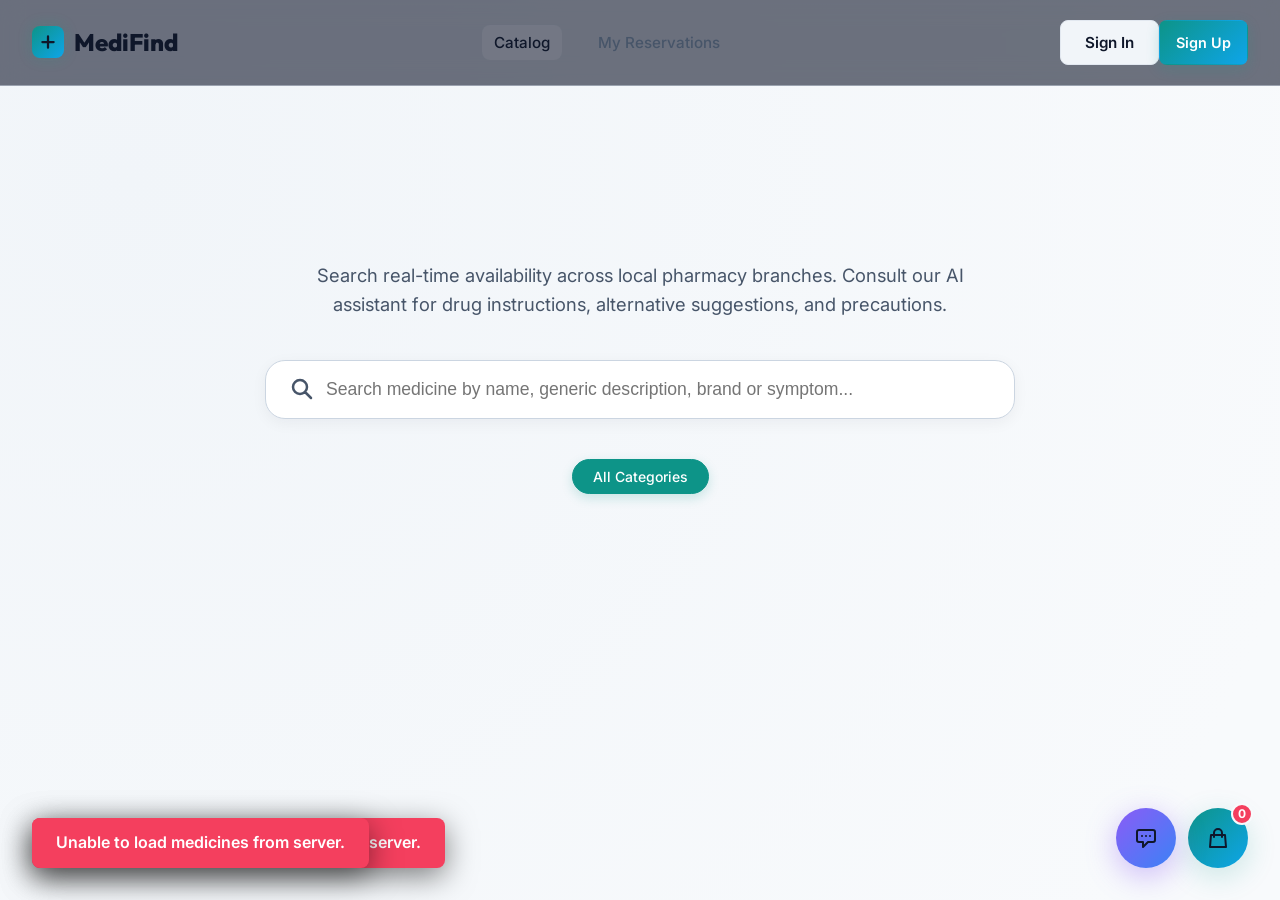
<file: src/main/resources/static/index.html>
<!DOCTYPE html>
<html lang="en">
<head>
    <meta charset="UTF-8">
    <meta name="viewport" content="width=device-width, initial-scale=1.0">
    <title>MediFind - Smart Pharmacy Reservation & AI Assistant</title>
    <meta name="description" content="Locate medicines in real-time, check branch stock levels, make reservations, and consult our AI medical assistant.">
    <link rel="stylesheet" href="css/styles.css">
    <script src="https://code.jquery.com/jquery-3.7.1.min.js"></script>
</head>
<body>

    <!-- Navigation Bar -->
    <nav class="navbar animate-fade">
        <div class="brand">
            <div class="brand-icon">
                <svg xmlns="http://www.w3.org/2000/svg" width="18" height="18" fill="none" viewBox="0 0 24 24" stroke="currentColor" stroke-width="3">
                    <path stroke-linecap="round" stroke-linejoin="round" d="M12 4.5v15m7.5-7.5h-15" />
                </svg>
            </div>
            <span>MediFind</span>
        </div>
        <ul class="nav-links">
            <li><a class="nav-link active" onclick="showSection('catalog')">Catalog</a></li>
            <li><a class="nav-link" onclick="showSection('reservations')">My Reservations</a></li>
            <li><a class="nav-link" href="dashboard.html" id="nav-dashboard-link" style="display: none;">Internal Dashboard</a></li>
        </ul>
        <div class="nav-actions">
            <div id="user-display" style="display: none; align-items: center; gap: 10px;">
                <span id="user-greeting" style="font-size: 0.9rem; font-weight: 500; color: var(--text-secondary);">Welcome, Customer</span>
                <button class="btn btn-secondary" onclick="handleLogout()" style="padding: 0.4rem 0.8rem; font-size: 0.8rem;">Logout</button>
            </div>
            <div id="auth-buttons">
                <button class="btn btn-secondary" onclick="openModal('login-modal')">Sign In</button>
                <button class="btn btn-primary" onclick="openModal('signup-modal')" style="padding: 0.5rem 1rem; font-size: 0.9rem;">Sign Up</button>
            </div>
        </div>
    </nav>

    <!-- Main View Content -->
    <main class="container animate-fade">

        <!-- Login View Section -->
        <section id="login-section" style="display: none; max-width: 400px; margin: 4rem auto;">
            <div class="glass-card" style="padding: 2rem; text-align: center;">
                <div class="brand-icon" style="margin: 0 auto 1.5rem; width: 48px; height: 48px;">
                    <svg xmlns="http://www.w3.org/2000/svg" width="24" height="24" fill="none" viewBox="0 0 24 24" stroke="white" stroke-width="3">
                        <path stroke-linecap="round" stroke-linejoin="round" d="M12 4.5v15m7.5-7.5h-15" />
                    </svg>
                </div>
                <h2 style="margin-bottom: 0.5rem;">Welcome Back</h2>
                <p style="color: var(--text-secondary); margin-bottom: 2rem;">Sign in to access your reservations.</p>
                
                <div class="form-group" style="text-align: left;">
                    <label class="form-label" for="page-login-email">Email Address</label>
                    <input type="email" class="form-control" id="page-login-email" placeholder="customer@medifind.com">
                </div>
                <div class="form-group" style="text-align: left;">
                    <label class="form-label" for="page-login-password">Password</label>
                    <input type="password" class="form-control" id="page-login-password" value="password123" onkeydown="if(event.key==='Enter') handlePageLogin()">
                </div>
                <button class="btn btn-primary" onclick="handlePageLogin()" style="width: 100%; margin-top: 1rem;">Sign In</button>
                <div style="margin-top: 1.5rem; font-size: 0.85rem; color: var(--text-secondary);">
                    Don't have an account? <a href="#" onclick="showSection('signup')" style="font-weight: 600;">Sign Up</a>
                </div>
            </div>
        </section>

        <!-- Catalog View Section -->
        <section id="catalog-section">
            <!-- Hero Area -->
            <div class="hero">
                <h1>Find & Reserve Your Medicines Instantly</h1>
                <p>Search real-time availability across local pharmacy branches. Consult our AI assistant for drug instructions, alternative suggestions, and precautions.</p>
                
                <!-- Search Box -->
                <div class="search-wrapper">
                    <div class="search-input-container">
                        <svg xmlns="http://www.w3.org/2000/svg" fill="none" viewBox="0 0 24 24" stroke="currentColor">
                            <path stroke-linecap="round" stroke-linejoin="round" stroke-width="2.5" d="M21 21l-6-6m2-5a7 7 0 11-14 0 7 7 0 0114 0z" />
                        </svg>
                        <input type="text" id="catalog-search" placeholder="Search medicine by name, generic description, brand or symptom..." onkeyup="filterMedicines()">
                    </div>
                </div>

                <!-- Categories -->
                <div class="categories-tabs" id="category-tabs">
                    <button class="tab-btn active" onclick="selectCategory('ALL')">All Categories</button>
                    <!-- Will be dynamic -->
                </div>
            </div>

            <!-- Medicine Catalog Grid -->
            <div class="grid-catalog" id="medicine-grid">
                <!-- Dynamically generated card list -->
            </div>
        </section>

        <!-- Customer Reservations View Section -->
        <section id="reservations-section" style="display: none;">
            <div style="margin-bottom: 2rem; display: flex; justify-content: space-between; align-items: center;">
                <div>
                    <h2 style="font-size: 2rem;">My Reservations</h2>
                    <p style="color: var(--text-secondary); font-size: 0.9rem;">Track your prescription reserves, pickups, and status updates.</p>
                </div>
                <button class="btn btn-primary" onclick="showSection('catalog')">
                    <svg xmlns="http://www.w3.org/2000/svg" width="16" height="16" fill="none" viewBox="0 0 24 24" stroke="currentColor" stroke-width="2">
                        <path stroke-linecap="round" stroke-linejoin="round" d="M12 4.5v15m7.5-7.5h-15" />
                    </svg> Reserve More
                </button>
            </div>
            
            <div class="glass-card" style="padding: 1.5rem;">
                <div class="table-container">
                    <table>
                        <thead>
                            <tr>
                                <th>Reservation ID</th>
                                <th>Branch Location</th>
                                <th>Reservation Date</th>
                                <th>Scheduled Pickup</th>
                                <th>Items Reserved</th>
                                <th>Status</th>
                                <th>Notes</th>
                                <th>Actions</th>
                            </tr>
                        </thead>
                        <tbody id="customer-reservations-table">
                            <!-- Dynamic items -->
                        </tbody>
                    </table>
                </div>
            </div>
        </section>

    </main>

    <!-- Floating Cart Icon -->
    <div class="cart-floating" onclick="toggleDrawer('cart-drawer-backdrop')" id="cart-float-btn">
        <svg xmlns="http://www.w3.org/2000/svg" width="24" height="24" fill="none" viewBox="0 0 24 24" stroke="currentColor" stroke-width="2">
            <path stroke-linecap="round" stroke-linejoin="round" d="M16 11V7a4 4 0 00-8 0v4M5 9h14l1 12H4L5 9z" />
        </svg>
        <span class="cart-count" id="cart-badge-count">0</span>
    </div>

    <!-- Floating AI Copilot Chat Toggle -->
    <div class="cart-floating" onclick="toggleAiChat()" id="ai-toggle-btn" style="right: 6.5rem; background: linear-gradient(135deg, #8b5cf6, #3b82f6); box-shadow: 0 8px 30px rgba(139, 92, 246, 0.4);">
        <svg xmlns="http://www.w3.org/2000/svg" width="24" height="24" fill="none" viewBox="0 0 24 24" stroke="currentColor" stroke-width="2">
            <path stroke-linecap="round" stroke-linejoin="round" d="M8 10h.01M12 10h.01M16 10h.01M9 16H5a2 2 0 01-2-2V6a2 2 0 012-2h14a2 2 0 012 2v8a2 2 0 01-2 2h-5l-5 5v-5z" />
        </svg>
    </div>

    <!-- AI Chat Window -->
    <div class="ai-chatbot glass-card" id="ai-chat-window">
        <div class="chat-header">
            <div class="chat-bot-info">
                <div class="chat-bot-avatar">
                    <svg xmlns="http://www.w3.org/2000/svg" width="18" height="18" fill="none" viewBox="0 0 24 24" stroke="white" stroke-width="2.5">
                        <path stroke-linecap="round" stroke-linejoin="round" d="M9.813 15.904L9 21m0 0l-.813-5.096M9 21h3m-3.34-5.096a5.002 5.002 0 01-.16-9.808m.16 9.808a5.002 5.002 0 009.68 0m-9.68 0a5.002 5.002 0 01-2.245-2.246M12 3v3m0 0L9.813 4.096M12 6l2.187-1.904m-9.68 9.68a5.002 5.002 0 002.246-2.246m0 0a5.002 5.002 0 012.245-2.245m-2.245 2.245A5.002 5.002 0 0012 15a5.002 5.002 0 004.49-2.754m-4.49 2.754V12m0 0a5.002 5.002 0 01-2.245-2.245m2.245 2.245a5.002 5.002 0 002.245-2.245" />
                    </svg>
                </div>
                <div>
                    <h3 class="chat-title">MediFind Copilot</h3>
                    <span class="chat-status">Powered by Spring AI</span>
                </div>
            </div>
            <button class="close-btn" onclick="toggleAiChat()" style="color: white;">&times;</button>
        </div>
        <div class="chat-body" id="chat-messages">
            <div class="chat-msg msg-bot">
                Hello! I am your AI clinical assistant. How can I help you today?
                <div class="chat-suggested">
                    <span class="suggested-pill" onclick="sendSuggestedChat('What is Amoxicillin used for?')">Amoxicillin Uses</span>
                    <span class="suggested-pill" onclick="sendSuggestedChat('Compare Brand vs Generic medicines')">Generic vs Brand</span>
                    <span class="suggested-pill" onclick="sendSuggestedChat('Are there interactions with Metformin?')">Metformin Risks</span>
                </div>
            </div>
        </div>
        <div class="chat-footer">
            <input type="text" id="chat-input" placeholder="Type a clinical query..." onkeydown="if(event.key==='Enter') sendChatMessage()">
            <button class="btn btn-primary" onclick="sendChatMessage()" style="padding: 0.5rem 0.8rem;">
                <svg xmlns="http://www.w3.org/2000/svg" width="16" height="16" fill="none" viewBox="0 0 24 24" stroke="currentColor" stroke-width="2">
                    <path stroke-linecap="round" stroke-linejoin="round" d="M14 5l7 7m0 0l-7 7m7-7H3" />
                </svg>
            </button>
        </div>
    </div>

    <!-- DRAWERS (Availability and Cart) -->
    <!-- Drawer: Medicine Availability Checker -->
    <div class="drawer-backdrop" id="availability-drawer-backdrop" onclick="closeDrawer('availability-drawer-backdrop')">
        <div class="drawer" onclick="event.stopPropagation()">
            <div class="drawer-header">
                <div>
                    <span class="med-category" id="drawer-med-category">Category</span>
                    <h2 id="drawer-med-name">Medicine Name</h2>
                    <p style="color: var(--text-secondary); font-size: 0.85rem;" id="drawer-med-generic">Generic Name</p>
                </div>
                <button class="close-btn" onclick="closeDrawer('availability-drawer-backdrop')">&times;</button>
            </div>
            
            <div class="glass-card" style="padding: 1rem; margin-bottom: 1.5rem;">
                <h4 style="font-size: 0.95rem; margin-bottom: 4px;">Description</h4>
                <p style="color: var(--text-secondary); font-size: 0.85rem; line-height: 1.5;" id="drawer-med-description">Description goes here...</p>
                <div style="display: flex; gap: 8px; margin-top: 10px; flex-wrap: wrap;">
                    <span class="badge badge-info" id="drawer-med-strength">Strength</span>
                    <span class="badge badge-info" id="drawer-med-form">Dosage Form</span>
                    <span class="badge badge-danger" id="drawer-med-rx" style="display: none;">Rx Required</span>
                </div>
            </div>

            <h3 style="font-size: 1.1rem; border-bottom: 1px solid var(--glass-border); padding-bottom: 0.5rem;">Stock Availability by Branch</h3>
            
            <div class="branch-list" id="drawer-branches-stock">
                <!-- Branches with availability will list here -->
            </div>
        </div>
    </div>

    <!-- Drawer: Reservation Cart & Checkout -->
    <div class="drawer-backdrop" id="cart-drawer-backdrop" onclick="toggleDrawer('cart-drawer-backdrop')">
        <div class="drawer" onclick="event.stopPropagation()">
            <div class="drawer-header">
                <h2>Reservation Cart</h2>
                <button class="close-btn" onclick="closeDrawer('cart-drawer-backdrop')">&times;</button>
            </div>
            
            <div style="flex: 1; overflow-y: auto;" id="cart-items-container">
                <!-- Cart items dynamically rendered -->
            </div>

            <div style="border-top: 1px solid var(--glass-border); padding-top: 1.5rem; margin-top: auto;">
                <div class="form-group">
                    <!-- Pharmacy Branch -->
                    <div class="form-group">
                        <label class="form-label" for="reservation-branch">Pharmacy Branch</label>
                        <select class="form-control" id="reservation-branch" required>
                            <option value="">Select Pharmacy Branch</option>
                        </select>
                    </div>
                    <label class="form-label" for="checkout-pickup">Scheduled Pickup Date & Time</label>
                    <input type="datetime-local" class="form-control" id="checkout-pickup" required>
                </div>
                <div class="form-group">
                    <label class="form-label" for="checkout-notes">Special Instructions / Prescription Note</label>
                    <textarea class="form-control" id="checkout-notes" rows="3" placeholder="Enter details or upload note..."></textarea>
                </div>
                <div style="display: flex; justify-content: space-between; align-items: center; margin-bottom: 1.5rem;">
                    <span style="font-weight: 600; color: var(--text-secondary);">Total Items</span>
                    <span style="font-size: 1.25rem; font-weight: 700; color: beige;" id="cart-total-qty">0 Items</span>
                </div>
                <button class="btn btn-primary" onclick="submitReservation()" style="width: 100%;">Confirm Reserve & Notify Branch</button>
            </div>
        </div>
    </div>

    <!-- MODALS -->
    <!-- Modal: Sign In -->
    <div class="modal-backdrop" id="login-modal">
        <div class="modal glass-card">
            <div class="modal-header">
                <h2>Sign In to MediFind</h2>
                <button class="close-btn" onclick="closeModal('login-modal')">&times;</button>
            </div>
            <div class="form-group">
                <label class="form-label" for="login-email">Email Address</label>
                <input type="email" class="form-control" id="login-email" placeholder="customer@medifind.com">
            </div>
            <div class="form-group">
                <label class="form-label" for="login-password">Password</label>
                <input type="password" class="form-control" id="login-password" value="password123" onkeydown="if(event.key==='Enter') handleLogin()">
            </div>
            <div class="modal-actions">
                <button class="btn btn-secondary" onclick="closeModal('login-modal')">Cancel</button>
                <button class="btn btn-primary" onclick="handleLogin()">Sign In</button>
            </div>
            <div style="margin-top: 1.25rem; font-size: 0.85rem; color: var(--text-secondary); text-align: center;">
                Don't have an account? <a href="javascript:void(0)" onclick="closeModal('login-modal'); openModal('signup-modal')" style="font-weight: 600; color: var(--secondary);">Create one</a>
            </div>
        </div>
    </div>

    <!-- Modal: Sign Up -->
    <div class="modal-backdrop" id="signup-modal">
        <div class="modal glass-card">
            <div class="modal-header">
                <h2>Create Account</h2>
                <button class="close-btn" onclick="closeModal('signup-modal')">&times;</button>
            </div>
            <div class="form-group">
                <label class="form-label" for="signup-name">Full Name</label>
                <input type="text" class="form-control" id="signup-name" placeholder="John Doe">
            </div>
            <div class="form-group">
                <label class="form-label" for="signup-email">Email Address</label>
                <input type="email" class="form-control" id="signup-email" placeholder="john.doe@example.com">
            </div>
            <div class="form-group">
                <label class="form-label" for="signup-phone">Phone Number</label>
                <input type="text" class="form-control" id="signup-phone" placeholder="0771234567">
            </div>
            <div class="form-group">
                <label class="form-label" for="signup-password">Password</label>
                <input type="password" class="form-control" id="signup-password" placeholder="Create secure password" onkeydown="if(event.key==='Enter') handleSignup()">
            </div>
            <div class="modal-actions">
                <button class="btn btn-secondary" onclick="closeModal('signup-modal')">Cancel</button>
                <button class="btn btn-primary" onclick="handleSignup()">Register</button>
            </div>
            <div style="margin-top: 1.25rem; font-size: 0.85rem; color: var(--text-secondary); text-align: center;">
                Already have an account? <a href="javascript:void(0)" onclick="closeModal('signup-modal'); openModal('login-modal')" style="font-weight: 600; color: var(--secondary);">Sign In</a>
            </div>
        </div>
    </div>

    <!-- Modal: Receipt / Success Details -->
    <div class="modal-backdrop" id="receipt-modal">

        <div class="modal glass-card" style="text-align: center;">
            <div style="color: var(--accent-emerald); font-size: 3.5rem; margin-bottom: 1rem;">
                <svg xmlns="http://www.w3.org/2000/svg" width="64" height="64" fill="none" viewBox="0 0 24 24" stroke="currentColor" stroke-width="2" style="margin: 0 auto;">
                    <path stroke-linecap="round" stroke-linejoin="round" d="M9 12l2 2 4-4m6 2a9 9 0 11-18 0 9 9 0 0118 0z" />
                </svg>
            </div>
            <h2 style="font-size: 1.75rem; margin-bottom: 0.5rem;">Reservation Confirmed!</h2>
            <p style="color: var(--text-secondary); margin-bottom: 1.5rem;">Your reservation request has been transmitted. The branch staff will verify stock and prepare your order.</p>
            
            <div class="glass-card" style="padding: 1rem; text-align: left; background: rgba(0,0,0,0.2); margin-bottom: 2rem;">
                <div style="display: flex; justify-content: space-between; margin-bottom: 6px; font-size: 0.85rem;">
                    <span style="color: var(--text-muted);">Reservation Ref:</span>
                    <strong style="color: beige" id="receipt-ref">RES-8823</strong>
                </div>
                <div style="display: flex; justify-content: space-between; margin-bottom: 6px; font-size: 0.85rem;">
                    <span style="color: var(--text-muted);">Branch:</span>
                    <span id="receipt-branch">Colombo Town Branch</span>
                </div>
                <div style="display: flex; justify-content: space-between; font-size: 0.85rem;">
                    <span style="color: var(--text-muted);">Pickup Time:</span>
                    <span id="receipt-pickup">Tomorrow at 10:00 AM</span>
                </div>
            </div>
            
            <button class="btn btn-primary" onclick="closeReceiptModal()" style="width: 100%;">View My Reservations</button>
        </div>
    </div>

    <!-- App Logic Link -->
    <script type="module" src="js/app.js"></script>

</body>
</html>
</file>
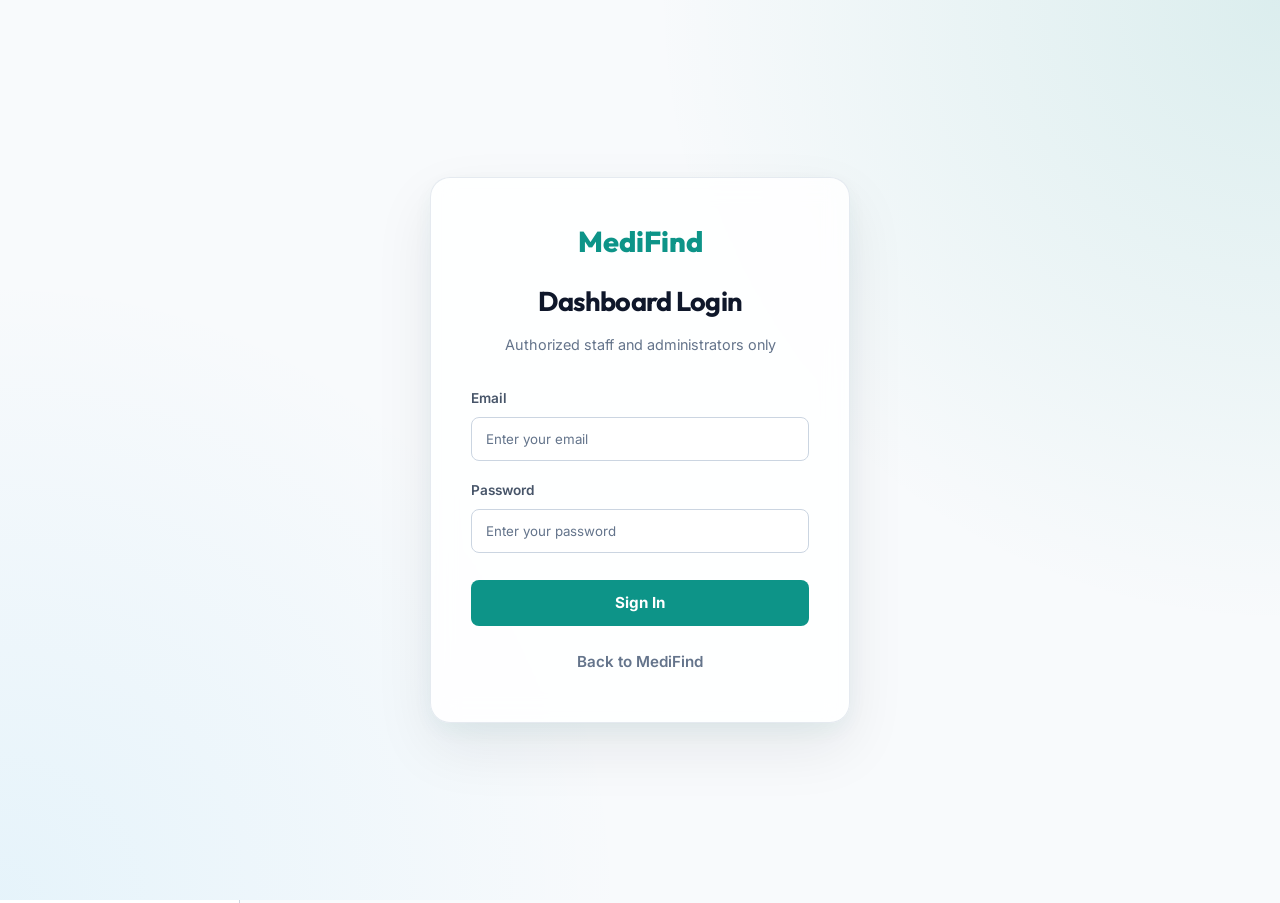
<file: src/main/resources/static/dashboard.html>
<!DOCTYPE html>
<html lang="en">
<head>
    <meta charset="UTF-8">
    <meta name="viewport" content="width=device-width, initial-scale=1.0">
    <title>MediFind Management Console</title>
    <link rel="stylesheet" href="css/styles.css">
    <script src="https://code.jquery.com/jquery-3.7.1.min.js"></script>
</head>
<body>

<div id="dashboard-login-screen" class="dashboard-login-screen">
    <div class="dashboard-login-card">
        <div class="dashboard-login-logo">MediFind</div>
        <h1>Dashboard Login</h1>
        <p class="dashboard-login-subtitle">Authorized staff and administrators only</p>

        <div class="form-group">
            <label for="dashboard-login-email">Email</label>
            <input type="email" id="dashboard-login-email" placeholder="Enter your email" autocomplete="username">
        </div>

        <div class="form-group">
            <label for="dashboard-login-password">Password</label>
            <input type="password" id="dashboard-login-password" placeholder="Enter your password" autocomplete="current-password">
        </div>

        <div id="dashboard-login-error" class="dashboard-login-error" style="display:none;"></div>

        <button type="button" id="dashboard-login-button" onclick="handleDashboardLogin()">Sign In</button>

        <button type="button" class="dashboard-back-button" onclick="window.location.href='index.html'">
            Back to MediFind
        </button>

    </div>

</div>

<div class="demo-bar animate-fade">
    <div class="demo-title">
        <svg xmlns="http://www.w3.org/2000/svg" width="16" height="16" fill="none" viewBox="0 0 24 24" stroke="currentColor" stroke-width="2.5">
            <path stroke-linecap="round" stroke-linejoin="round" d="M10.5 6h9.75M10.5 6a1.5 1.5 0 11-3 0m3 0a1.5 1.5 0 10-3 0M3.75 6H7.5m3 12h9.75m-9.75 0a1.5 1.5 0 01-3 0m3 0a1.5 1.5 0 00-3 0m-3.75 0H7.5m9-6h3.75m-3.75 0a1.5 1.5 0 01-3 0m3 0a1.5 1.5 0 00-3 0m-9.75 0h9.75" />
        </svg>
        <span>MediFind Role Tester</span>
    </div>
    <div class="demo-roles">
        <button class="role-tab active" data-role="ADMIN" onclick="switchRole('ADMIN')">System Admin</button>
        <button class="role-tab" data-role="PHARMACY_ADMIN" onclick="switchRole('PHARMACY_ADMIN')">Pharmacy Admin</button>
        <button class="role-tab" data-role="PHARMACY_STAFF" onclick="switchRole('PHARMACY_STAFF')">Dispensing Staff</button>
    </div>
    <div>
        <a href="index.html" class="btn btn-outline" style="padding: 0.35rem 0.85rem; font-size: 0.8rem; display: flex; align-items: center; gap: 4px;">
            <svg xmlns="http://www.w3.org/2000/svg" width="14" height="14" fill="none" viewBox="0 0 24 24" stroke="currentColor" stroke-width="2.5">
                <path stroke-linecap="round" stroke-linejoin="round" d="M2.25 12l8.954-8.955c.44-.439 1.152-.439 1.591 0L21.75 12M4.5 9.75v10.125c0 .621.504 1.125 1.125 1.125H9.75v-4.875c0-.621.504-1.125 1.125-1.125h2.25c.621 0 1.125.504 1.125 1.125V21h4.125c.621 0 1.125-.504 1.125-1.125V9.75M8.25 21h8.25" />
            </svg> Exit to Portal
        </a>
    </div>
</div>

<div class="dash-layout">
    <aside class="dash-sidebar animate-fade">
        <div>
            <h3 class="sidebar-title" id="sidebar-role-title">System Admin</h3>
            <p style="font-size: 0.75rem; color: var(--text-muted); margin-bottom: 1.5rem;" id="sidebar-role-desc">Main platform controls</p>
            <ul class="sidebar-menu" id="sidebar-menu-list">
            </ul>
        </div>

        <div style="margin-top: auto; border-top: 1px solid var(--glass-border); padding-top: 1.5rem;">
            <div style="display: flex; align-items: center; gap: 8px;">
                <div style="width: 10px; height: 10px; border-radius: 50%; background: var(--accent-emerald); box-shadow: 0 0 8px var(--accent-emerald);"></div>
                <span style="font-size: 0.8rem; color: var(--text-secondary);" id="active-user-status">Logged in: Admin</span>
            </div>
        </div>
    </aside>


    <main class="dash-content animate-fade">
        <div style="display: flex; justify-content: space-between; align-items: center; margin-bottom: 2rem;">
            <div>
                <h1 id="workspace-title" style="font-size: 2.2rem; font-weight: 800;">Management Workspace</h1>
                <p id="workspace-desc" style="color: var(--text-secondary); font-size: 0.95rem;">Review analytics and configure core parameters.</p>
            </div>
            <div id="workspace-actions">
            </div>
        </div>


        <div class="grid-stats" id="workspace-stats">
        </div>
        <div class="glass-card" style="padding: 1.5rem; margin-bottom: 2rem;">
            <div id="workspace-table-header" style="display: flex; justify-content: space-between; align-items: center; margin-bottom: 1rem;">
                <h3 style="font-size: 1.2rem;" id="table-panel-title">Data Records</h3>
                <div id="table-panel-filters" style="display: flex; gap: 10px;">
                </div>
            </div>

            <div class="table-container">
                <table id="workspace-table">
                    <thead id="workspace-table-head">
                    </thead>
                    <tbody id="workspace-table-body">
                    </tbody>
                </table>
            </div>
        </div>
    </main>
</div>



<div class="modal-backdrop" id="category-modal">
    <div class="modal glass-card">
        <div class="modal-header">
            <h2 id="category-modal-title">
                Create Medicine Category
            </h2>
            <button
                    class="close-btn"
                    onclick="closeModal('category-modal')">
                &times;
            </button>
        </div>


        <input type="hidden" id="category-edit-id">
        <div class="form-group">
            <label class="form-label" for="category-name">Category Name</label>
            <input type="text" class="form-control" id="category-name" placeholder="e.g. Analgesics">
        </div>
        <div class="form-group">
            <label class="form-label" for="category-desc">Description</label>
            <textarea class="form-control" id="category-desc" rows="3" placeholder="Provide category purpose..."></textarea>
        </div>
        <div class="modal-actions">
            <button class="btn btn-secondary" onclick="closeModal('category-modal')">Cancel</button>
            <button class="btn btn-primary" onclick="saveCategory()">Save Category</button>
        </div>

    </div>

</div>



<div class="modal-backdrop" id="medicine-modal">
    <div class="modal glass-card">
        <div class="modal-header">
            <h2 id="medicine-modal-title">
                Create Medicine
            </h2>
            <button
                    class="close-btn"
                    onclick="closeModal('medicine-modal')">
                &times;
            </button>
        </div>

        <input
                type="hidden"
                id="medicine-edit-id">

        <div class="form-group">
            <label
                    class="form-label"
                    for="medicine-name">
                Medicine Name
            </label>

            <input
                    type="text"
                    class="form-control"
                    id="medicine-name"
                    placeholder="e.g. Amoxicillin 500mg">

        </div>


        <!-- Generic Name -->
        <div class="form-group">

            <label
                    class="form-label"
                    for="medicine-generic-name">
                Generic Name
            </label>

            <input
                    type="text"
                    class="form-control"
                    id="medicine-generic-name"
                    placeholder="e.g. Amoxicillin">

        </div>


        <!-- Brand Name -->
        <div class="form-group">

            <label
                    class="form-label"
                    for="medicine-brand-name">
                Brand Name
            </label>

            <input
                    type="text"
                    class="form-control"
                    id="medicine-brand-name"
                    placeholder="e.g. Amoxil">

        </div>


        <!-- Dosage Form -->
        <div class="form-group">

            <label
                    class="form-label"
                    for="medicine-dosage-form">
                Dosage Form
            </label>

            <select
                    class="form-control"
                    id="medicine-dosage-form">

                <option value="">
                    Select dosage form
                </option>

                <option value="Tablet">
                    Tablet
                </option>

                <option value="Capsule">
                    Capsule
                </option>

                <option value="Syrup">
                    Syrup
                </option>

                <option value="Injection">
                    Injection
                </option>

                <option value="Cream">
                    Cream
                </option>

                <option value="Inhaler">
                    Inhaler
                </option>

                <option value="Drops">
                    Drops
                </option>

            </select>

        </div>


        <!-- Strength -->
        <div class="form-group">

            <label
                    class="form-label"
                    for="medicine-strength">
                Strength
            </label>

            <input
                    type="text"
                    class="form-control"
                    id="medicine-strength"
                    placeholder="e.g. 500mg">

        </div>


        <!-- Category -->
        <div class="form-group">

            <label
                    class="form-label"
                    for="medicine-category-id">
                Medicine Category
            </label>

            <select
                    class="form-control"
                    id="medicine-category-id">

                <option value="">
                    Select category
                </option>

            </select>

        </div>


        <!-- Description -->
        <div class="form-group">

            <label
                    class="form-label"
                    for="medicine-description">
                Description
            </label>

            <textarea
                    class="form-control"
                    id="medicine-description"
                    rows="3"
                    placeholder="Medicine description...">
            </textarea>

        </div>


        <!-- Prescription -->
        <div class="form-group">

            <label
                    class="form-label"
                    for="medicine-prescription-required">
                Prescription Required
            </label>

            <select
                    class="form-control"
                    id="medicine-prescription-required">

                <option value="false">
                    No
                </option>

                <option value="true">
                    Yes
                </option>

            </select>

        </div>


        <!-- Active -->
        <div class="form-group">

            <label
                    class="form-label"
                    for="medicine-active">
                Status
            </label>

            <select
                    class="form-control"
                    id="medicine-active">

                <option value="true">
                    Active
                </option>

                <option value="false">
                    Inactive
                </option>

            </select>

        </div>


        <!-- Actions -->
        <div class="modal-actions"
             style="display: flex !important; justify-content: flex-end !important; gap: 10px !important; margin-top: 20px !important;">

            <button
                    type="button"
                    class="btn btn-secondary"
                    onclick="closeModal('medicine-modal')">
                Cancel
            </button>

            <button
                    type="button"
                    class="btn btn-primary"
                    onclick="saveMedicine()">
                Save Medicine
            </button>

        </div>

    </div>

</div>

</div>
</div>

<!-- Modal: Pharmacy Registration -->
<div class="modal-backdrop" id="pharmacy-modal">
    <div class="modal glass-card">
        <div class="modal-header">
            <h2 id="pharmacy-modal-title">Register Pharmacy Corporation</h2>
            <button class="close-btn" onclick="closeModal('pharmacy-modal')">&times;</button>
        </div>
        <input type="hidden" id="pharmacy-edit-id">
        <div class="form-group">
            <label class="form-label" for="pharmacy-name">Pharmacy Corporate Name</label>
            <input type="text" class="form-control" id="pharmacy-name" placeholder="e.g. MediFind Health PLC">
        </div>
        <div class="form-group">
            <label class="form-label" for="pharmacy-reg">Registration Number</label>
            <input type="text" class="form-control" id="pharmacy-reg" placeholder="PH-10029-SL">
        </div>

        <div class="form-group">
            <label class="form-label" for="pharmacy-phone">Contact Phone</label>
            <input type="text" class="form-control" id="pharmacy-phone" placeholder="0115566778">
        </div>

        <div class="form-group">
            <label class="form-label" for="pharmacy-email">Official Corporate Email</label>
            <input type="email" class="form-control" id="pharmacy-email" placeholder="hq@corporate.com">
        </div>

        <div class="form-group">
            <label for="pharmacy-address">Head Office Address</label>
            <input type="text" id="pharmacy-address" class="form-control" placeholder="Enter head office address">
        </div>

        <div class="form-group">
            <label for="pharmacy-city">City</label>
            <input type="text" id="pharmacy-city" class="form-control" placeholder="Enter city">

        </div>

        <div class="form-group">
            <label class="form-label" for="pharmacy-owner">Assign Owner User Account</label>

            <select class="form-control" id="pharmacy-owner"></select>
        </div>
        <div class="modal-actions">
            <button class="btn btn-secondary" onclick="closeModal('pharmacy-modal')">Cancel
            </button>
            <button class="btn btn-primary" onclick="savePharmacy()">Register Corporation</button>
        </div>
    </div>
</div>
<!-- Modal: Branch CRUD -->
<div class="modal-backdrop" id="branch-modal">
    <div class="modal glass-card">
        <div class="modal-header">
            <h2 id="branch-modal-title">Create Pharmacy Branch</h2>
            <button class="close-btn" onclick="closeModal('branch-modal')">&times;</button>
        </div>
        <input type="hidden" id="branch-edit-id">
        <div class="form-group">
            <label class="form-label" for="branch-name">Branch Outlet Name</label>
            <input type="text" class="form-control" id="branch-name" placeholder="e.g. Colombo Town Center Branch">
        </div>
        <div class="form-group">
            <label class="form-label" for="branch-address">Address Location</label>
            <input type="text" class="form-control" id="branch-address" placeholder="12 Union Place">
        </div>
        <div class="form-group">
            <label class="form-label" for="branch-city">City</label>
            <input type="text" class="form-control" id="branch-city" placeholder="Colombo">
        </div>
        <div class="form-group">
            <label class="form-label" for="branch-phone">Branch Direct Phone</label>
            <input type="text" class="form-control" id="branch-phone" placeholder="0119876541">
        </div>
        <div class="form-group">
            <label class="form-label" for="branch-email">Branch Email</label>
            <input type="email" class="form-control" id="branch-email" placeholder="towncenter@medifind.com">
        </div>
        <div class="modal-actions">
            <button class="btn btn-secondary" onclick="closeModal('branch-modal')">Cancel</button>
            <button class="btn btn-primary" onclick="saveBranch()">Save Branch</button>
        </div>
    </div>
</div>

<!-- Modal: Batch CRUD -->
<div class="modal-backdrop" id="batch-modal">
    <div class="modal glass-card">
        <div class="modal-header">
            <h2 id="batch-modal-title">Register Medicine Import Batch</h2>
            <button class="close-btn" onclick="closeModal('batch-modal')">&times;</button>
        </div>
        <input type="hidden" id="batch-edit-id">
        <div class="form-group">
            <label class="form-label" for="batch-medicine">Target Medicine Catalog Item</label>
            <select class="form-control" id="batch-medicine">
                <!-- Dynamic medicine template list -->
            </select>
        </div>
        <div class="form-group">
            <label class="form-label" for="batch-num">Batch Number (Unique Identifier)</label>
            <input type="text" class="form-control" id="batch-num" placeholder="e.g. BAT-AMX-99">
        </div>
        <div class="form-group">
            <label class="form-label" for="batch-price">Unit Price (LKR)</label>
            <input type="number" step="0.01" class="form-control" id="batch-price" placeholder="45.00">
        </div>
        <div class="form-group">
            <label class="form-label" for="batch-qty">Batch Intake Quantity</label>
            <input type="number" class="form-control" id="batch-qty" placeholder="1000">
        </div>
        <div style="display: grid; grid-template-columns: 1fr 1fr; gap: 15px;">
            <div class="form-group">
                <label class="form-label" for="batch-mfg">Manufacture Date</label>
                <input type="date" class="form-control" id="batch-mfg">
            </div>
            <div class="form-group">
                <label class="form-label" for="batch-exp">Expiry Date</label>
                <input type="date" class="form-control" id="batch-exp">
            </div>
        </div>
        <div class="modal-actions">
            <button class="btn btn-secondary" onclick="closeModal('batch-modal')">Cancel</button>
            <button class="btn btn-primary" onclick="saveBatch()">Add Batch</button>
        </div>
    </div>
</div>

<!-- Modal: Inventory Reorder Levels -->
<div class="modal-backdrop" id="inventory-modal">
    <div class="modal glass-card">
        <div class="modal-header">
            <h2>Configure Stock Settings</h2>
            <button class="close-btn" onclick="closeModal('inventory-modal')">&times;</button>
        </div>
        <input type="hidden" id="inventory-edit-id">
        <div class="form-group">
            <label class="form-label" for="inventory-med-name">Medicine / Batch Item</label>
            <input type="text" class="form-control" id="inventory-med-name" readonly style="background: rgba(0,0,0,0.2);">
        </div>
        <div class="form-group">
            <label class="form-label" for="inventory-qty">Current Physical Quantity</label>
            <input type="number" class="form-control" id="inventory-qty">
        </div>
        <div class="form-group">
            <label class="form-label" for="inventory-reorder">Low Stock Reorder Threshold</label>
            <input type="number" class="form-control" id="inventory-reorder">
        </div>
        <div class="modal-actions">
            <button class="btn btn-secondary" onclick="closeModal('inventory-modal')">Cancel</button>
            <button class="btn btn-primary" onclick="saveInventory()">Update stock</button>
        </div>
    </div>
</div>

<!-- Modal: Process Reservation Staff Panel -->
<div class="modal-backdrop" id="reservation-process-modal">
    <div class="modal glass-card">
        <div class="modal-header">
            <h2>Dispense / Process Reservation</h2>
            <button class="close-btn" onclick="closeModal('reservation-process-modal')">&times;</button>
        </div>
        <input type="hidden" id="process-res-id">
        <div class="glass-card" style="padding: 1rem; background: rgba(0,0,0,0.25); margin-bottom: 1.5rem;">
            <div style="margin-bottom: 8px;"><strong>Customer:</strong> <span id="process-res-user">John Customer</span></div>
            <div style="margin-bottom: 8px;"><strong>Reserved Items:</strong> <span id="process-res-items">Amoxicillin x20</span></div>
            <div><strong>Client Notes:</strong> <small id="process-res-notes" style="color: var(--text-secondary);">Bring slip</small></div>
        </div>
        <div class="form-group">
            <label class="form-label" for="process-status">Action State</label>
            <select class="form-control" id="process-status">
                <option value="PENDING">Pending (Verification)</option>
                <option value="PREPARED">Prepared (Ready in Dispensing cabinet)</option>
                <option value="COMPLETED">Completed (Picked Up & Paid)</option>
                <option value="CANCELLED">Cancelled (Out of stock / Invalid Rx)</option>
            </select>
        </div>
        <div class="form-group">
            <label class="form-label" for="process-feedback">Internal Staff Note / Dispensing Comments</label>
            <textarea class="form-control" id="process-feedback" rows="2" placeholder="e.g. Verified Rx copy. Shelf position: D-23."></textarea>
        </div>
        <div class="modal-actions">
            <button class="btn btn-secondary" onclick="closeModal('reservation-process-modal')">Cancel</button>
            <button class="btn btn-primary" onclick="saveReservationStatus()">Apply Status</button>
        </div>
    </div>
</div>

<!-- =========================================================
     MODAL: NOTIFICATION - SEND
     ========================================================= -->

<div class="modal-backdrop" id="notification-modal">
    <div class="modal glass-card">
        <div class="modal-header">
            <h2 id="notification-modal-title">Send Notification</h2>
            <button class="close-btn" onclick="closeModal('notification-modal')">&times;</button>
        </div>
        <input type="hidden" id="notification-edit-id">
        <div class="form-group">
            <label class="form-label" for="notification-title">Title</label>
            <input type="text" class="form-control" id="notification-title" placeholder="e.g. Low Stock Alert">
        </div>
        <div class="form-group">
            <label class="form-label" for="notification-message">Message</label>
            <textarea class="form-control" id="notification-message" rows="3" placeholder="Notification message..."></textarea>
        </div>
        <div class="form-group">
            <label class="form-label" for="notification-type">Type</label>
            <select class="form-control" id="notification-type">
                <option value="INFO">Info</option>
                <option value="WARNING">Warning</option>
                <option value="ALERT">Alert</option>
            </select>
        </div>
        <div class="form-group">
            <label class="form-label" for="notification-audience">Audience</label>
            <select class="form-control" id="notification-audience">
                <option value="ALL">All Users</option>
                <option value="ADMIN">System Admins</option>
                <option value="PHARMACY_ADMIN">Pharmacy Admins</option>
                <option value="PHARMACY_STAFF">Dispensing Staff</option>
                <option value="CUSTOMER">Customers</option>
            </select>
        </div>
        <div class="modal-actions">
            <button class="btn btn-secondary" onclick="closeModal('notification-modal')">Cancel</button>
            <button class="btn btn-primary" onclick="saveNotification()">Send Notification</button>
        </div>
    </div>
</div>

<!-- Dashboard Controller Logic -->
<script type="module" src="js/dashboard.js"></script>

</body>
</html>
</file>
<file: src/main/resources/static/css/styles.css>
@import url('https://fonts.googleapis.com/css2?family=Inter:wght@300;400;500;600;700&family=Outfit:wght@400;500;600;700;800&display=swap');

:root {
    --bg-dark: #f8fafc;
    --bg-slate-900: #ffffff;
    --bg-slate-800: #f1f5f9;
    --bg-slate-700: #e2e8f0;
    
    --primary: #0d9488;
    --primary-hover: #0f766e;
    --primary-glow: rgba(13, 148, 136, 0.2);
    --secondary: #0ea5e9;
    --secondary-hover: #0284c7;
    
    --text-primary: #0f172a;
    --text-secondary: #475569;
    --text-muted: #64748b;
    --border-color: #cbd5e1;
    
    --accent-emerald: #10b981;
    --accent-rose: #f43f5e;
    --accent-amber: #f59e0b;
    
    /* Glassmorphism settings */
    --glass-bg: rgba(255, 255, 255, 0.85);
    --glass-border: rgba(203, 213, 225, 0.5);
    --glass-shadow: rgba(15, 23, 42, 0.08);
    --glass-blur: blur(12px);
    
    /* Font families */
    --font-title: 'Outfit', -apple-system, BlinkMacSystemFont, "Segoe UI", Roboto, sans-serif;
    --font-body: 'Inter', -apple-system, BlinkMacSystemFont, "Segoe UI", Roboto, sans-serif;
    
    /* Borders & Border Radius */
    --radius-sm: 8px;
    --radius-md: 12px;
    --radius-lg: 20px;
    --radius-full: 9999px;
    
    /* Transitions */
    --transition-fast: 0.2s cubic-bezier(0.4, 0, 0.2, 1);
    --transition-smooth: 0.4s cubic-bezier(0.4, 0, 0.2, 1);
}

/* Base Reset */
*, *::before, *::after {
    box-sizing: border-box;
    margin: 0;
    padding: 0;
}

html {
    scroll-behavior: smooth;
    font-size: 16px;
    background-color: var(--bg-dark);
    color: var(--text-primary);
    font-family: var(--font-body);
}

body {
    min-height: 100vh;
    background: radial-gradient(circle at 10% 20%, #f1f5f9 0%, #f8fafc 90%),
                radial-gradient(circle at 90% 80%, rgba(13, 148, 136, 0.05) 0%, transparent 50%);
    background-attachment: fixed;
    line-height: 1.6;
    overflow-x: hidden;
}

/* Scrollbar styling */
::-webkit-scrollbar {
    width: 8px;
    height: 8px;
}
::-webkit-scrollbar-track {
    background: rgba(15, 23, 42, 0.5);
}
::-webkit-scrollbar-thumb {
    background: var(--bg-slate-700);
    border-radius: var(--radius-full);
}
::-webkit-scrollbar-thumb:hover {
    background: var(--primary);
}

/* Headings */
h1, h2, h3, h4, h5, h6 {
    font-family: var(--font-title);
    font-weight: 700;
    letter-spacing: -0.025em;
    color: var(--text-primary);
}

/* Animations */
@keyframes fadeIn {
    from { opacity: 0; transform: translateY(12px); }
    to { opacity: 1; transform: translateY(0); }
}

@keyframes slideIn {
    from { opacity: 0; transform: translateX(20px); }
    to { opacity: 1; transform: translateX(0); }
}

@keyframes pulseGlow {
    0%, 100% { box-shadow: 0 0 10px rgba(13, 148, 136, 0.2); }
    50% { box-shadow: 0 0 25px rgba(13, 148, 136, 0.5); }
}

@keyframes rotateLoader {
    to { transform: rotate(360deg); }
}

.animate-fade {
    animation: fadeIn var(--transition-smooth) forwards;
}

/* Glass Card */
.glass-card {
    background: var(--glass-bg);
    border: 1px solid var(--glass-border);
    backdrop-filter: var(--glass-blur);
    -webkit-backdrop-filter: var(--glass-blur);
    border-radius: var(--radius-md);
    box-shadow: 0 8px 32px var(--glass-shadow);
    transition: transform var(--transition-fast), border-color var(--transition-fast), box-shadow var(--transition-fast);
}

.glass-card:hover {
    border-color: rgba(255, 255, 255, 0.15);
    box-shadow: 0 12px 40px rgba(0, 0, 0, 0.5), 0 0 20px rgba(13, 148, 136, 0.05);
}

.glass-card.interactive:hover {
    transform: translateY(-4px);
}

.medicine-card {
    position: relative;
    padding: 24px;
    border-radius: 20px;

    /* Glass effect */
    background: rgba(255, 255, 255, 0.12);
    backdrop-filter: blur(16px);
    -webkit-backdrop-filter: blur(16px);

    /* Glass border */
    border: 1px solid rgba(255, 255, 255, 0.25);

    /* Soft shadow */
    box-shadow:
            0 8px 32px rgba(0, 0, 0, 0.12),
            inset 0 1px 0 rgba(255, 255, 255, 0.2);

    transition:
            transform 0.3s ease,
            box-shadow 0.3s ease,
            border-color 0.3s ease;

    overflow: hidden;
}

.medicine-card:hover {
    transform: translateY(-8px);

    border-color: rgba(255, 255, 255, 0.45);

    box-shadow:
            0 16px 40px rgba(0, 0, 0, 0.18),
            inset 0 1px 0 rgba(255, 255, 255, 0.3);
}

/* Interactive elements */
a {
    color: var(--secondary);
    text-decoration: none;
    transition: color var(--transition-fast);
}

a:hover {
    color : #f59e0b;
}

button, .btn {
    display: inline-flex;
    align-items: center;
    justify-content: center;
    gap: 8px;
    padding: 0.75rem 1.5rem;
    font-family: var(--font-body);
    font-weight: 600;
    font-size: 0.95rem;
    border-radius: var(--radius-sm);
    border: 1px solid transparent;
    cursor: pointer;
    transition: all var(--transition-fast);
    outline: none;
}

.btn-primary {
    background: linear-gradient(135deg, var(--primary), var(--secondary));
    color: white;
    box-shadow: 0 4px 14px var(--primary-glow);
}

.btn-primary:hover {
    transform: translateY(-2px);
    box-shadow: 0 6px 20px rgba(13, 148, 136, 0.5);
    filter: brightness(1.1);
}

.btn-secondary {
    background: var(--bg-slate-800);
    border: 1px solid var(--bg-slate-700);
    color: var(--text-primary);
}

.btn-secondary:hover {
    background: var(--bg-slate-700);
    border-color: var(--text-secondary);
}

.btn-outline {
    background: transparent;
    border: 1.5px solid var(--primary);
}

.btn-outline:hover {
    background: var(--primary-glow);
    color: white;
}

.btn-danger {
    background: rgba(244, 63, 94, 0.15);
    border: 1px solid rgba(244, 63, 94, 0.4);
    color: var(--accent-rose);
}

.btn-danger:hover {
    background: var(--accent-rose);
    color: white;
}

/* Inputs & Form Controls */
.form-group {
    margin-bottom: 1.25rem;
}

.form-label {
    display: block;
    margin-bottom: 0.5rem;
    font-size: 0.875rem;
    font-weight: 500;
    color: var(--text-secondary);
}

.form-control {
    width: 100%;
    padding: 0.75rem 1rem;
    background: #ffffff;
    border: 1px solid var(--border-color);
    border-radius: var(--radius-sm);
    color: var(--text-primary);
    font-family: var(--font-body);
    font-size: 0.95rem;
    transition: all var(--transition-fast);
    outline: none;
}

.form-control:focus {
    border-color: var(--primary);
    box-shadow: 0 0 0 3px var(--primary-glow);
    background: #ffffff;
}

.form-control::placeholder {
    color: var(--text-muted);
}

select.form-control {
    appearance: none;
    background-image: url("data:image/svg+xml,%3Csvg xmlns='http://www.w3.org/2000/svg' fill='none' viewBox='0 0 24 24' stroke='%2394a3b8'%3E%3Cpath stroke-linecap='round' stroke-linejoin='round' stroke-width='2' d='M19 9l-7 7-7-7'/%3E%3C/svg%3E");
    background-repeat: no-repeat;
    background-position: right 1rem center;
    background-size: 1.25rem;
    padding-right: 2.5rem;
}

/* Badges */
.badge {
    display: inline-flex;
    align-items: center;
    padding: 0.25rem 0.625rem;
    font-size: 0.75rem;
    font-weight: 600;
    border-radius: var(--radius-full);
    gap: 4px;
}

.badge-success {
    background: rgba(16, 185, 129, 0.15);
    color: var(--accent-emerald);
    border: 1px solid rgba(16, 185, 129, 0.3);
}

.badge-warning {
    background: rgba(245, 158, 11, 0.15);
    color: var(--accent-amber);
    border: 1px solid rgba(245, 158, 11, 0.3);
}

.badge-danger {
    background: rgba(244, 63, 94, 0.15);
    color: var(--accent-rose);
    border: 1px solid rgba(244, 63, 94, 0.3);
}

.badge-info {
    background: rgba(14, 165, 233, 0.15);
    color: var(--secondary);
    border: 1px solid rgba(14, 165, 233, 0.3);
}

/* Alert Notification Banner */
.alert-banner {
    display: flex;
    align-items: flex-start;
    gap: 12px;
    padding: 1rem;
    background: rgba(245, 158, 11, 0.08);
    border-left: 4px solid var(--accent-amber);
    border-radius: 0 var(--radius-sm) var(--radius-sm) 0;
    margin-bottom: 1.5rem;
}

.alert-banner-content {
    font-size: 0.875rem;
    color: var(--text-secondary);
}

.alert-banner-title {
    font-weight: 600;
    color: var(--text-primary);
    margin-bottom: 2px;
}

/* Navigation Bar */
.navbar {
    display: flex;
    justify-content: space-between;
    align-items: center;
    padding: 1.25rem 2rem;
    border-bottom: 1px solid var(--glass-border);
    background: rgba(15, 23, 42, 0.6);
    backdrop-filter: var(--glass-blur);
    -webkit-backdrop-filter: var(--glass-blur);
    position: sticky;
    top: 0;
    z-index: 100;
}

.brand {
    display: flex;
    align-items: center;
    gap: 10px;
    font-size: 1.5rem;
    font-weight: 800;
    color: var(--text-primary);
    font-family: var(--font-title);
}

.brand-icon {
    width: 32px;
    height: 32px;
    background: linear-gradient(135deg, var(--primary), var(--secondary));
    border-radius: var(--radius-sm);
    display: flex;
    align-items: center;
    justify-content: center;
    box-shadow: 0 0 15px var(--primary-glow);
}

.nav-links {
    display: flex;
    gap: 1.5rem;
    list-style: none;
    align-items: center;
}

.nav-link {
    color: var(--text-secondary);
    font-weight: 500;
    font-size: 0.95rem;
    padding: 0.5rem 0.75rem;
    border-radius: var(--radius-sm);
    transition: all var(--transition-fast);
    cursor: pointer;
}

.nav-link:hover, .nav-link.active {
    color: var(--text-primary);
    background: rgba(255, 255, 255, 0.05);
}

.nav-actions {
    display: flex;
    align-items: center;
    gap: 12px;
}

/* Main layouts */
.container {
    max-width: 1280px;
    margin: 0 auto;
    padding: 2rem;
}

/* Hero Section */
.hero {
    display: flex;
    flex-direction: column;
    align-items: center;
    text-align: center;
    padding: 4rem 1rem 3.5rem;
    position: relative;
}

.hero h1 {
    font-size: 3.2rem;
    line-height: 1.15;
    background: linear-gradient(to right, var(--text-primary), var(--primary-light), var(--secondary));
    -webkit-background-clip: text;
    -webkit-text-fill-color: transparent;
    margin-bottom: 1.25rem;
}

.hero p {
    font-size: 1.15rem;
    color: var(--text-secondary);
    max-width: 650px;
    margin-bottom: 2.5rem;
}

/* Search Bar Wrapper */
.search-wrapper {
    width: 100%;
    max-width: 750px;
    position: relative;
    margin-bottom: 2.5rem;
}

.search-input-container {
    display: flex;
    align-items: center;
    background: #ffffff;
    border: 1px solid var(--border-color);
    backdrop-filter: var(--glass-blur);
    border-radius: var(--radius-lg);
    padding: 6px 6px 6px 1.5rem;
    box-shadow: 0 4px 15px rgba(15, 23, 42, 0.05);
    transition: all var(--transition-fast);
}

.search-input-container:focus-within {
    border-color: var(--primary);
    box-shadow: 0 4px 20px rgba(13, 148, 136, 0.15);
    background: #ffffff;
}

.search-input-container input {
    flex: 1;
    background: transparent;
    border: none;
    color: var(--text-primary);
    font-size: 1.1rem;
    outline: none;
    padding: 0.75rem 0;
}

.search-input-container svg {
    color: var(--text-secondary);
    margin-right: 0.75rem;
    width: 24px;
    height: 24px;
}

/* Quick Categories */
.categories-tabs {
    display: flex;
    justify-content: center;
    gap: 8px;
    flex-wrap: wrap;
    margin-bottom: 3rem;
}

.tab-btn {
    padding: 0.5rem 1.25rem;
    background: rgba(30, 41, 59, 0.4);
    border: 1px solid var(--glass-border);
    border-radius: var(--radius-full);
    color: var(--text-secondary);
    font-size: 0.875rem;
    font-weight: 500;
    cursor: pointer;
    transition: all var(--transition-fast);
}

.tab-btn:hover, .tab-btn.active {
    background: var(--primary);
    color: white;
    border-color: var(--primary);
    box-shadow: 0 4px 12px var(--primary-glow);
}

/* GRID LAYOUTS */
.grid-catalog {
    display: grid;
    grid-template-columns: repeat(auto-fill, minmax(280px, 1fr));
    gap: 1.5rem;
    margin-bottom: 4rem;
}

/* Medicine Card */
.med-card {
    padding: 1.5rem;
    display: flex;
    flex-direction: column;
    height: 100%;
}

.med-header {
    display: flex;
    justify-content: space-between;
    align-items: flex-start;
    margin-bottom: 0.75rem;
}

.med-category {
    font-size: 0.75rem;
    font-weight: 600;
    color: var(--primary-light);
    text-transform: uppercase;
    letter-spacing: 0.05em;
}

.med-title {
    font-size: 1.25rem;
    margin-bottom: 0.5rem;
    line-height: 1.2;
}

.med-subtitles {
    font-size: 0.85rem;
    color: var(--text-secondary);
    margin-bottom: 1rem;
    display: flex;
    flex-direction: column;
    gap: 2px;
}

.med-description {
    font-size: 0.875rem;
    color: var(--text-secondary);
    margin-bottom: 1.5rem;
    flex-grow: 1;
    display: -webkit-box;
    -webkit-line-clamp: 3;
    -webkit-box-orient: vertical;
    overflow: hidden;
}

.med-meta {
    display: flex;
    justify-content: space-between;
    align-items: center;
    border-top: 1px solid rgba(255, 255, 255, 0.05);
    padding-top: 1rem;
    margin-top: auto;
}

/* Checker Details Modal/Drawer Drawer Styles */
.drawer-backdrop {
    position: fixed;
    top: 0;
    left: 0;
    right: 0;
    bottom: 0;
    background: rgba(0, 0, 0, 0.6);
    backdrop-filter: blur(4px);
    z-index: 1000;
    display: none;
    justify-content: flex-end;
    animation: fadeIn 0.2s ease-out;
}

.drawer {
    width: 100%;
    max-width: 500px;
    height: 100%;
    background: var(--bg-slate-900);
    border-left: 1px solid var(--glass-border);
    box-shadow: -10px 0 40px rgba(0,0,0,0.5);
    padding: 2rem;
    display: flex;
    flex-direction: column;
    overflow-y: auto;
    animation: slideIn var(--transition-fast);
}

.drawer-header {
    display: flex;
    justify-content: space-between;
    align-items: center;
    margin-bottom: 2rem;
}

.close-btn {
    background: transparent;
    border: none;
    color: var(--text-secondary);
    cursor: pointer;
    font-size: 1.5rem;
    transition: color var(--transition-fast);
}

.close-btn:hover {
    color: var(--accent-rose);
}

.drawer h2 {
    font-size: 1.75rem;
    margin-bottom: 0.25rem;
}

/* Branch stock list */
.branch-list {
    display: flex;
    flex-direction: column;
    gap: 1rem;
    margin: 1.5rem 0;
}

.branch-card {
    padding: 1rem;
    background: rgba(255,255,255,0.02);
    border: 1px solid var(--glass-border);
    border-radius: var(--radius-sm);
    transition: all var(--transition-fast);
}

.branch-card:hover {
    background: rgba(255,255,255,0.04);
    border-color: rgba(13, 148, 136, 0.3);
}

.branch-card.has-stock {
    border-left: 3.5px solid var(--accent-emerald);
}

.branch-card.no-stock {
    border-left: 3.5px solid var(--accent-rose);
    opacity: 0.7;
}

.branch-header {
    display: flex;
    justify-content: space-between;
    align-items: center;
    margin-bottom: 0.5rem;
}

.branch-name {
    font-weight: 600;
    font-size: 1rem;
}

.branch-details {
    font-size: 0.85rem;
    color: var(--text-secondary);
    margin-bottom: 0.75rem;
}

.branch-action {
    display: flex;
    justify-content: space-between;
    align-items: center;
}

/* Cart overlay & checkout details */
.cart-floating {
    position: fixed;
    bottom: 2rem;
    right: 2rem;
    background: linear-gradient(135deg, var(--primary), var(--secondary));
    border-radius: var(--radius-full);
    width: 60px;
    height: 60px;
    display: flex;
    align-items: center;
    justify-content: center;
    box-shadow: 0 8px 30px var(--primary-glow), 0 0 10px rgba(255, 255, 255, 0.2);
    cursor: pointer;
    z-index: 99;
    transition: all var(--transition-fast);
}

.cart-floating:hover {
    transform: scale(1.1) rotate(-5deg);
}

.cart-count {
    position: absolute;
    top: -5px;
    right: -5px;
    background: var(--accent-rose);
    color: white;
    font-size: 0.75rem;
    font-weight: 700;
    width: 22px;
    height: 22px;
    border-radius: var(--radius-full);
    display: flex;
    align-items: center;
    justify-content: center;
    border: 2px solid var(--bg-dark);
}

/* Cart Drawer Item */
.cart-item {
    display: flex;
    justify-content: space-between;
    align-items: center;
    padding: 1rem 0;
    border-bottom: 1px solid var(--glass-border);
}

.cart-item-info h4 {
    font-size: 0.95rem;
}

.cart-item-info p {
    font-size: 0.8rem;
    color: var(--text-secondary);
}

.cart-item-qty {
    display: flex;
    align-items: center;
    gap: 8px;
}

.qty-btn {
    width: 24px;
    height: 24px;
    padding: 0;
    font-size: 0.9rem;
}

/* Persistent Role Switcher for Dashboards */
.demo-bar {
    background: rgba(13, 148, 136, 0.1);
    border-bottom: 1.5px solid rgba(13, 148, 136, 0.25);
    backdrop-filter: var(--glass-blur);
    padding: 0.75rem 2rem;
    display: flex;
    justify-content: space-between;
    align-items: center;
    position: sticky;
    top: 0;
    z-index: 101;
}

.demo-title {
    font-size: 0.85rem;
    font-weight: 700;
    color: var(--primary-light);
    display: flex;
    align-items: center;
    gap: 6px;
    text-transform: uppercase;
    letter-spacing: 0.05em;
}

.demo-roles {
    display: flex;
    gap: 8px;
}

.role-tab {
    padding: 0.35rem 1rem;
    font-size: 0.8rem;
    font-weight: 600;
    border-radius: var(--radius-full);
    background: var(--bg-slate-800);
    border: 1px solid var(--bg-slate-700);
    color: var(--text-secondary);
    transition: all var(--transition-fast);
}

.role-tab:hover {
    color: white;
    border-color: var(--text-secondary);
}

.role-tab.active[data-role="ADMIN"] {
    background: linear-gradient(135deg, #a855f7, #6366f1);
    color: white;
    border-color: transparent;
    box-shadow: 0 0 15px rgba(168, 85, 247, 0.4);
}

.role-tab.active[data-role="PHARMACY_ADMIN"] {
    background: linear-gradient(135deg, var(--secondary), #06b6d4);
    color: white;
    border-color: transparent;
    box-shadow: 0 0 15px rgba(14, 165, 233, 0.4);
}

.role-tab.active[data-role="PHARMACY_STAFF"] {
    background: linear-gradient(135deg, var(--primary), var(--accent-emerald));
    color: white;
    border-color: transparent;
    box-shadow: 0 0 15px rgba(13, 148, 136, 0.4);
}

/* Dashboard Layout */
.dash-layout {
    display: grid;
    grid-template-columns: 240px 1fr;
    min-height: calc(100vh - 56px); /* accounting for demo bar */
}

.dash-sidebar {
    background: #ffffff;
    border-right: 1px solid var(--border-color);
    padding: 2rem 1.25rem;
    display: flex;
    flex-direction: column;
    gap: 2rem;
}

.sidebar-title {
    font-size: 0.8rem;
    text-transform: uppercase;
    letter-spacing: 0.05em;
    color: var(--text-muted);
    font-weight: 600;
}

.sidebar-menu {
    list-style: none;
    display: flex;
    flex-direction: column;
    gap: 8px;
}

.sidebar-item {
    display: flex;
    align-items: center;
    gap: 12px;
    padding: 0.75rem 1rem;
    border-radius: var(--radius-sm);
    color: var(--text-secondary);
    font-weight: 500;
    font-size: 0.95rem;
    cursor: pointer;
    transition: all var(--transition-fast);
}

.sidebar-item:hover, .sidebar-item.active {
    color: var(--primary-hover);
    background: rgba(15, 23, 42, 0.05);
}

.sidebar-item.active {
    background: var(--primary-glow);
    border-left: 3.5px solid var(--primary);
    color: var(--primary-hover);
}

.dash-content {
    padding: 2rem;
    overflow-y: auto;
}

/* Stats/Cards Dashboard Widgets */
.grid-stats {
    display: grid;
    grid-template-columns: repeat(auto-fit, minmax(220px, 1fr));
    gap: 1.5rem;
    margin-bottom: 2.5rem;
}

.stat-card {
    padding: 1.5rem;
}

.stat-header {
    display: flex;
    justify-content: space-between;
    align-items: center;
    margin-bottom: 0.75rem;
}

.stat-title {
    font-size: 0.875rem;
    color: var(--text-secondary);
    font-weight: 500;
}

.stat-icon {
    width: 38px;
    height: 38px;
    border-radius: var(--radius-sm);
    display: flex;
    align-items: center;
    justify-content: center;
    background: rgba(255,255,255,0.03);
    color: var(--primary-light);
}

.stat-val {
    font-size: 2rem;
    font-weight: 700;
    line-height: 1.1;
    font-family: var(--font-title);
    margin-bottom: 0.25rem;
}

.stat-desc {
    font-size: 0.75rem;
    color: var(--text-muted);
}

/* Tables */
.table-container {
    width: 100%;
    overflow-x: auto;
    margin: 1.5rem 0;
}

table {
    width: 100%;
    border-collapse: collapse;
    text-align: left;
}

th {
    padding: 1rem;
    font-weight: 600;
    font-size: 0.85rem;
    color: var(--text-secondary);
    background: rgba(15, 23, 42, 0.5);
    border-bottom: 1.5px solid var(--glass-border);
}

td {
    padding: 1rem;
    font-size: 0.9rem;
    border-bottom: 1px solid rgba(255, 255, 255, 0.05);
}

tr:hover td {
    background: rgba(255, 255, 255, 0.015);
}

/* Modals */
.modal-backdrop {
    position: fixed;
    top: 0;
    left: 0;
    right: 0;
    bottom: 0;
    background: rgba(0, 0, 0, 0.75);
    backdrop-filter: blur(5px);
    z-index: 1000;
    display: none;
    align-items: center;
    justify-content: center;
    animation: fadeIn 0.2s ease-out;
}


.modal {
    max-height: 90vh;
    overflow-y: auto;
    width: 90%;
    max-width: 550px;
    padding: 2.25rem;
}

.modal-header {
    display: flex;
    justify-content: space-between;
    align-items: center;
    margin-bottom: 1.5rem;
}

.modal-actions {
    display: flex;
    justify-content: flex-end;
    gap: 12px;
    margin-top: 2rem;
}


.ai-chatbot {
    position: fixed;
    bottom: 2rem;
    right: 6.5rem;
    width: 380px;
    height: 480px;
    display: none;
    flex-direction: column;
    z-index: 99;
}

.chat-header {
    padding: 1rem 1.25rem;
    background: linear-gradient(135deg, var(--primary), var(--secondary));
    border-top-left-radius: var(--radius-md);
    border-top-right-radius: var(--radius-md);
    display: flex;
    justify-content: space-between;
    align-items: center;
}

.chat-bot-info {
    display: flex;
    align-items: center;
    gap: 10px;
}

.chat-bot-avatar {
    width: 32px;
    height: 32px;
    border-radius: var(--radius-sm);
    background: rgba(255, 255, 255, 0.2);
    display: flex;
    align-items: center;
    justify-content: center;
}

.chat-title {
    font-size: 0.95rem;
    font-weight: 700;
}

.chat-status {
    font-size: 0.75rem;
    color: rgba(255,255,255,0.8);
}

.chat-body {
    flex: 1;
    overflow-y: auto;
    padding: 1.25rem;
    display: flex;
    flex-direction: column;
    gap: 1rem;
    background: rgba(15, 23, 42, 0.9);
}

.chat-msg {
    max-width: 80%;
    padding: 0.75rem 1rem;
    border-radius: var(--radius-md);
    font-size: 0.875rem;
}

.msg-bot {
    background: rgba(255, 255, 255, 0.05);
    border: 1px solid var(--glass-border);
    align-self: flex-start;
    border-bottom-left-radius: 2px;
}

.msg-user {
    background: linear-gradient(135deg, var(--primary-hover), var(--primary));
    color: white;
    align-self: flex-end;
    border-bottom-right-radius: 2px;
}

.chat-suggested {
    display: flex;
    flex-wrap: wrap;
    gap: 6px;
    margin-top: 4px;
}

.suggested-pill {
    font-size: 0.75rem;
    padding: 0.35rem 0.75rem;
    background: rgba(13, 148, 136, 0.15);
    border: 1px solid rgba(13, 148, 136, 0.3);
    color: var(--primary-light);
    border-radius: var(--radius-full);
    cursor: pointer;
    transition: all var(--transition-fast);
}

.suggested-pill:hover {
    background: var(--primary);
    color: white;
}

.chat-footer {
    padding: 0.75rem 1rem;
    background: var(--bg-slate-900);
    border-top: 1px solid var(--glass-border);
    display: flex;
    gap: 8px;
    border-bottom-left-radius: var(--radius-md);
    border-bottom-right-radius: var(--radius-md);
}

.chat-footer input {
    flex: 1;
    background: rgba(0,0,0,0.25);
    border: 1px solid var(--glass-border);
    border-radius: var(--radius-sm);
    color: var(--text-primary);
    padding: 0.5rem 0.75rem;
    outline: none;
    font-size: 0.875rem;
}

.chat-footer input:focus {
    border-color: var(--primary);
}

.chat-footer button {
    padding: 0.5rem 1rem;
}

/* Authentication Page / Full Overlays */
.auth-container {
    max-width: 420px;
    margin: 6rem auto;
    padding: 2.5rem;
}

/* Responsive Media Queries */
@media (max-width: 992px) {
    .dash-layout {
        grid-template-columns: 1fr;
    }
    .dash-sidebar {
        border-right: none;
        border-bottom: 1px solid var(--glass-border);
        flex-direction: row;
        overflow-x: auto;
        padding: 1rem 2rem;
        gap: 1rem;
    }
    .sidebar-title {
        display: none;
    }
    .sidebar-menu {
        flex-direction: row;
        width: 100%;
    }
    .sidebar-item {
        white-space: nowrap;
    }
}

@media (max-width: 768px) {
    .navbar {
        padding: 1rem;
        flex-direction: column;
        gap: 1rem;
    }
    .hero h1 {
        font-size: 2.2rem;
    }
    .container {
        padding: 1rem;
    }
    .ai-chatbot {
        width: calc(100vw - 2rem);
        right: 1rem;
        bottom: 5.5rem;
    }
    .cart-floating {
        bottom: 1rem;
        right: 1rem;
    }
}
/* ============================================================
   DASHBOARD LOGIN SCREEN
============================================================ */

.dashboard-login-screen {
    position: fixed;
    inset: 0;
    z-index: 99999;

    display: flex;
    align-items: center;
    justify-content: center;

    background:
            radial-gradient(
                    circle at top right,
                    rgba(13, 148, 136, 0.12),
                    transparent 40%
            ),
            radial-gradient(
                    circle at bottom left,
                    rgba(14, 165, 233, 0.08),
                    transparent 40%
            ),
            var(--bg-dark);

    padding: 1rem;
}


/* ============================================================
   LOGIN CARD
============================================================ */

.dashboard-login-card {
    width: min(420px, 92%);

    padding: 2.5rem;

    border-radius: var(--radius-lg);

    background: var(--glass-bg);

    border: 1px solid var(--glass-border);

    box-shadow:
            0 25px 60px var(--glass-shadow),
            0 8px 25px rgba(13, 148, 136, 0.06);

    backdrop-filter: var(--glass-blur);
    -webkit-backdrop-filter: var(--glass-blur);

    text-align: center;
}


/* ============================================================
   LOGO
============================================================ */

.dashboard-login-logo {
    font-size: 1.8rem;
    font-weight: 800;

    margin-bottom: 1rem;

    color: var(--primary);

    font-family: var(--font-title);
}


/* ============================================================
   TITLE
============================================================ */

.dashboard-login-card h1 {
    margin: 0;

    font-family: var(--font-title);

    font-size: 1.7rem;
    font-weight: 700;

    color: var(--text-primary);
}


/* ============================================================
   SUBTITLE
============================================================ */

.dashboard-login-subtitle {
    margin: 0.6rem 0 2rem;

    color: var(--text-muted);

    font-size: 0.9rem;
}


/* ============================================================
   FORM GROUP
============================================================ */

.dashboard-login-card .form-group {
    text-align: left;

    margin-bottom: 1.2rem;
}


/* ============================================================
   LABEL
============================================================ */

.dashboard-login-card label {
    display: block;

    margin-bottom: 0.45rem;

    color: var(--text-secondary);

    font-size: 0.85rem;

    font-weight: 600;
}


/* ============================================================
   INPUT
============================================================ */

.dashboard-login-card input {
    width: 100%;

    box-sizing: border-box;

    padding: 0.8rem 0.9rem;

    border-radius: var(--radius-sm);

    border: 1px solid var(--border-color);

    background: #ffffff;

    color: var(--text-primary);

    outline: none;

    font-family: var(--font-body);

    transition:
            border-color var(--transition-fast),
            box-shadow var(--transition-fast),
            background var(--transition-fast);
}


.dashboard-login-card input::placeholder {
    color: var(--text-muted);
}


.dashboard-login-card input:focus {
    border-color: var(--primary);

    background: #ffffff;

    box-shadow:
            0 0 0 3px var(--primary-glow);
}


/* ============================================================
   LOGIN BUTTON
============================================================ */

#dashboard-login-button {
    width: 100%;

    padding: 0.85rem;

    margin-top: 0.5rem;

    border: none;

    border-radius: var(--radius-sm);

    background: var(--primary);

    color: #ffffff;

    font-family: var(--font-body);

    font-weight: 700;

    cursor: pointer;

    transition:
            background var(--transition-fast),
            transform var(--transition-fast),
            box-shadow var(--transition-fast);
}


#dashboard-login-button:hover {
    background: var(--primary-hover);

    transform: translateY(-1px);

    box-shadow:
            0 8px 20px rgba(13, 148, 136, 0.22);
}


#dashboard-login-button:active {
    transform: translateY(0);
}


#dashboard-login-button:disabled {
    opacity: 0.6;

    cursor: not-allowed;

    transform: none;

    box-shadow: none;
}


/* ============================================================
   LOGIN ERROR
============================================================ */

.dashboard-login-error {
    margin-bottom: 1rem;

    padding: 0.7rem;

    border-radius: var(--radius-sm);

    background: rgba(244, 63, 94, 0.08);

    border: 1px solid rgba(244, 63, 94, 0.25);

    color: #e11d48;

    font-size: 0.85rem;
}


/* ============================================================
   BACK BUTTON
============================================================ */

.dashboard-back-button {
    width: 100%;

    margin-top: 0.9rem;

    padding: 0.7rem;

    border: none;

    background: transparent;

    color: var(--text-muted);

    font-family: var(--font-body);

    cursor: pointer;

    transition:
            color var(--transition-fast);
}


.dashboard-back-button:hover {
    color: var(--primary);
}


/* ============================================================
   RESPONSIVE
============================================================ */

@media (max-width: 480px) {

    .dashboard-login-card {
        padding: 2rem 1.5rem;

        border-radius: var(--radius-md);
    }

    .dashboard-login-card h1 {
        font-size: 1.5rem;
    }

    .dashboard-login-logo {
        font-size: 1.6rem;
    }
}
</file>
